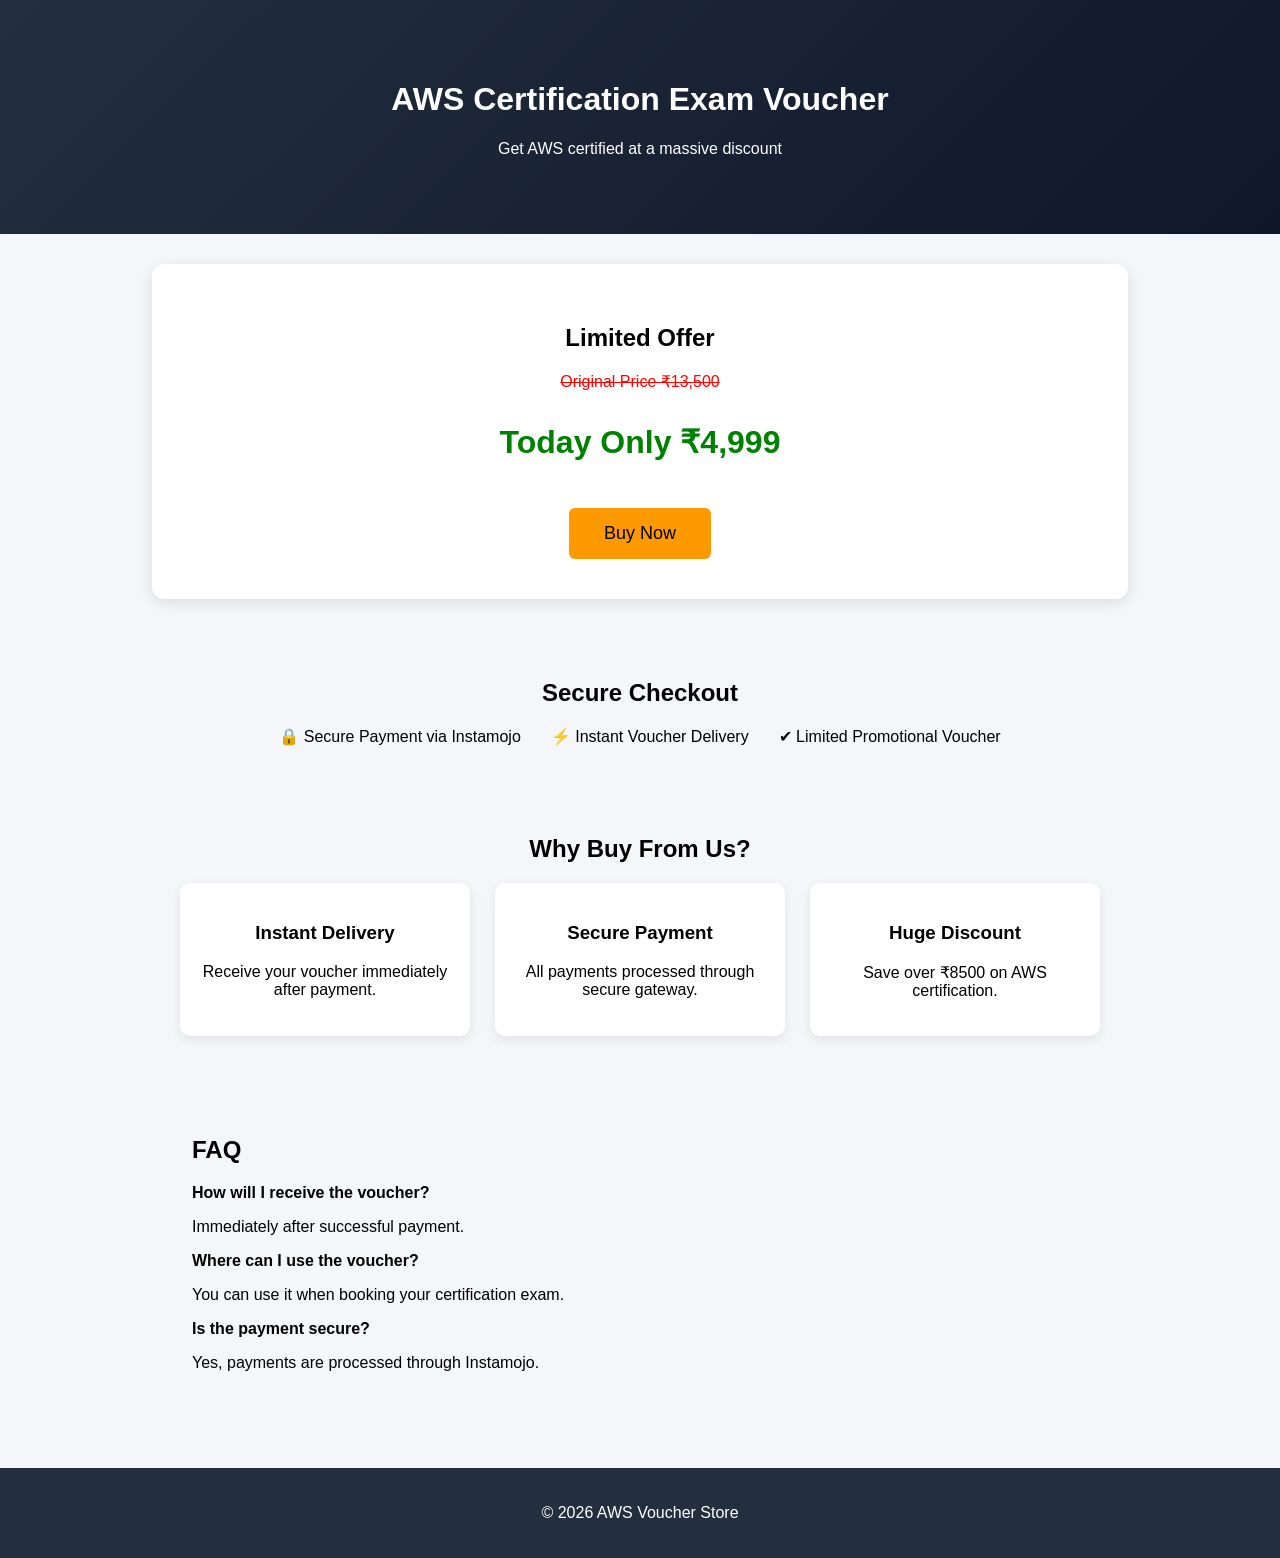
<file: index.html>
<!DOCTYPE html>
<html lang="en">
<head>

<meta charset="UTF-8">
<meta name="viewport" content="width=device-width, initial-scale=1.0">

<title>AWS Certification Voucher</title>

<link rel="stylesheet" href="style.css">

</head>

<body>

<header class="hero">

<h1>AWS Certification Exam Voucher</h1>
<p>Get AWS certified at a massive discount</p>

</header>


<section class="offer">

<h2>Limited Offer</h2>

<p class="original">Original Price ₹13,500</p>

<p class="price">Today Only ₹4,999</p>


<button onclick="buyNow()">Buy Now</button>

</section>


<section class="trust">

<h2>Secure Checkout</h2>

<div class="trust-grid">

<div>🔒 Secure Payment via Instamojo</div>
<div>⚡ Instant Voucher Delivery</div>
<div>✔ Limited Promotional Voucher</div>

</div>

</section>


<section class="features">

<h2>Why Buy From Us?</h2>

<div class="cards">

<div class="card">
<h3>Instant Delivery</h3>
<p>Receive your voucher immediately after payment.</p>
</div>

<div class="card">
<h3>Secure Payment</h3>
<p>All payments processed through secure gateway.</p>
</div>

<div class="card">
<h3>Huge Discount</h3>
<p>Save over ₹8500 on AWS certification.</p>
</div>

</div>

</section>




<section class="faq">

<h2>FAQ</h2>

<p><b>How will I receive the voucher?</b></p>
<p>Immediately after successful payment.</p>

<p><b>Where can I use the voucher?</b></p>
<p>You can use it when booking your certification exam.</p>

<p><b>Is the payment secure?</b></p>
<p>Yes, payments are processed through Instamojo.</p>

</section>


<footer>

<p>© 2026 AWS Voucher Store</p>

</footer>


<script src="script.js"></script>

</body>
</html>
</file>
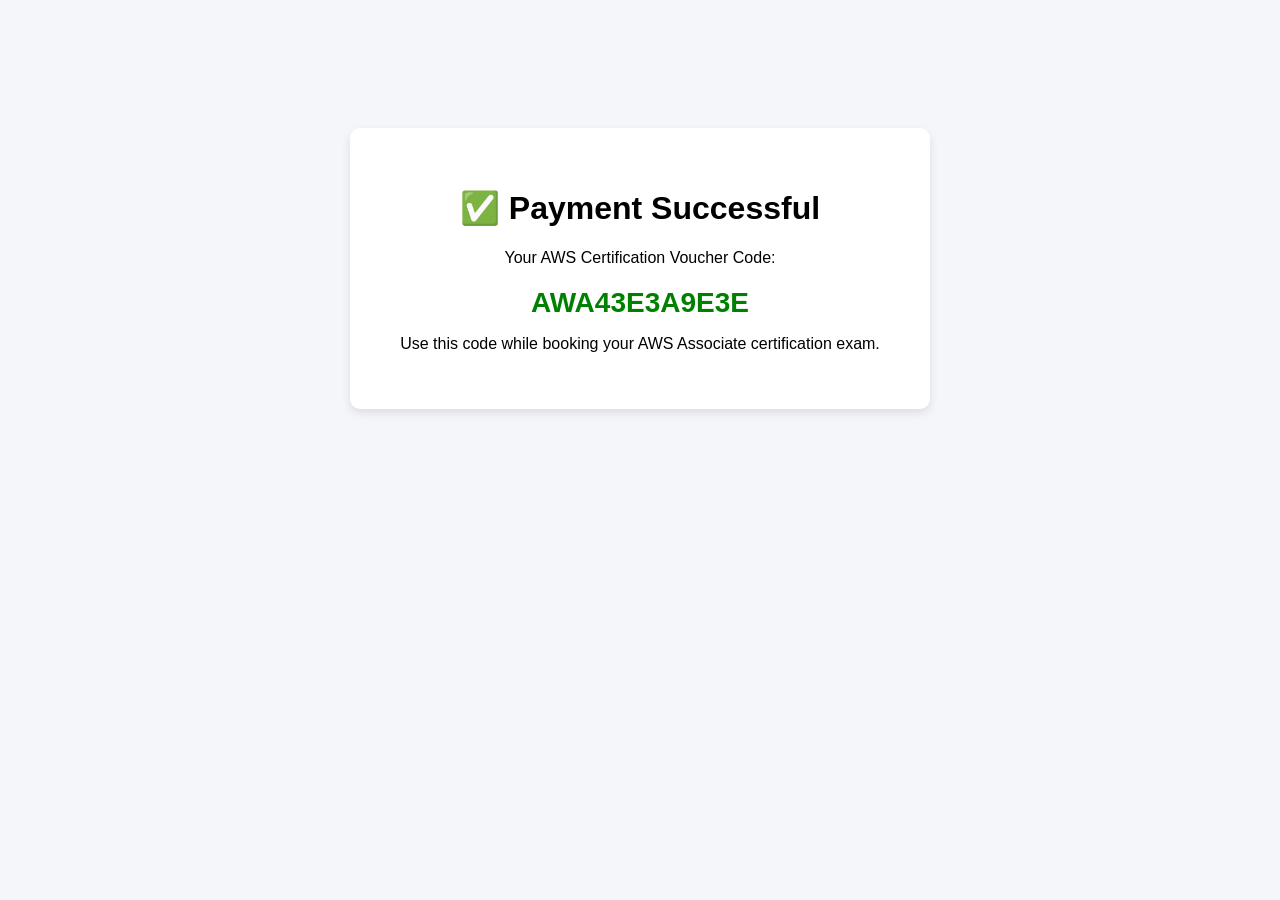
<file: 7x93k2.html>
<!DOCTYPE html>
<html>
<head>
<title>Payment Successful</title>

<style>

body{
font-family:Arial;
background:#f4f6f9;
text-align:center;
padding-top:120px;
}

.box{
background:white;
width:500px;
margin:auto;
padding:40px;
border-radius:10px;
box-shadow:0 4px 10px rgba(0,0,0,0.1);
}

.code{
font-size:28px;
color:green;
margin-top:20px;
font-weight:bold;
}

</style>

</head>

<body>

<div class="box">

<h1>✅ Payment Successful</h1>

<p>Your AWS Certification Voucher Code:</p>

<div class="code">
AWA43E3A9E3E
</div>

<p>Use this code while booking your AWS Associate certification exam.</p>

</div>

</body>
</html>
</file>
<file: style.css>
body{
font-family:Arial;
margin:0;
background:#f4f6f9;
text-align:center;
}

.hero{
background:linear-gradient(135deg,#232f3e,#0f172a);
color:white;
padding:60px;
}

.offer{
background:white;
margin:30px auto;
padding:40px;
width:70%;
border-radius:12px;
box-shadow:0 4px 15px rgba(0,0,0,0.1);
}

.original{
text-decoration:line-through;
color:red;
}

.price{
font-size:32px;
color:green;
font-weight:bold;
}

button{
background:#ff9900;
border:none;
padding:15px 35px;
font-size:18px;
border-radius:6px;
cursor:pointer;
margin-top:15px;
}

button:hover{
background:#e68900;
}

.trust{
padding:30px;
}

.trust-grid{
display:flex;
justify-content:center;
gap:30px;
flex-wrap:wrap;
}

.features{
padding:40px;
}

.cards{
display:flex;
justify-content:center;
gap:25px;
flex-wrap:wrap;
margin-top:20px;
}

.card{
background:white;
padding:20px;
border-radius:10px;
width:250px;
box-shadow:0 4px 12px rgba(0,0,0,0.08);
}



.faq{
padding:40px;
width:70%;
margin:auto;
text-align:left;
}

footer{
background:#232f3e;
color:white;
padding:20px;
margin-top:40px;
}
</file>
